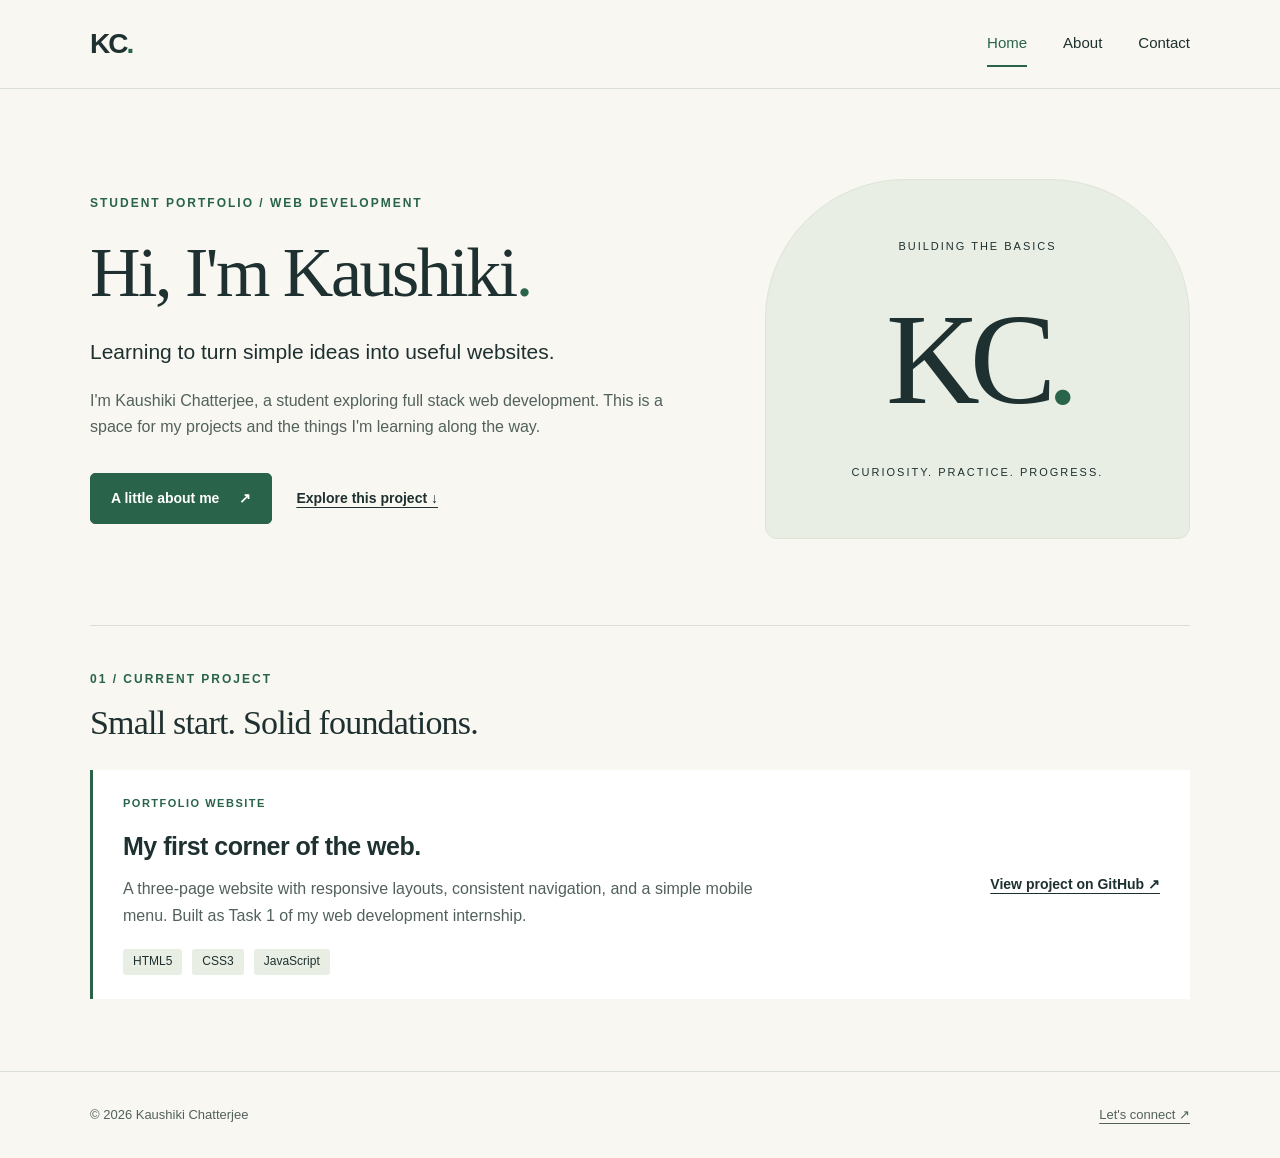
<file: index.html>
<!doctype html>
<html lang="en">
<head>
  <meta charset="utf-8">
  <meta name="viewport" content="width=device-width, initial-scale=1">
  <meta name="description" content="Kaushiki Chatterjee's student portfolio and web development learning journey.">
  <title>Kaushiki Chatterjee | Portfolio</title>
  <link rel="stylesheet" href="styles.css">
  <script src="script.js" defer></script>
</head>
<body>
  <a class="skip-link" href="#main">Skip to content</a>
  <header class="site-header">
    <nav class="container navigation" aria-label="Main navigation">
      <a class="brand" href="index.html" aria-label="Kaushiki Chatterjee home">KC<span>.</span></a>
      <button class="menu-toggle" type="button" aria-expanded="false" aria-controls="nav-links"><span aria-hidden="true">☰</span> Menu</button>
      <ul class="nav-links" id="nav-links">
        <li><a href="index.html" aria-current="page">Home</a></li>
        <li><a href="about.html">About</a></li>
        <li><a href="contact.html">Contact</a></li>
      </ul>
    </nav>
  </header>
  <main id="main" class="container">
    <section class="hero" aria-labelledby="intro-title">
      <div>
        <p class="eyebrow">Student portfolio / Web development</p>
        <h1 id="intro-title">Hi, I'm Kaushiki<span class="accent">.</span></h1>
        <p class="intro">Learning to turn simple ideas into useful websites.</p>
        <p class="muted">I'm Kaushiki Chatterjee, a student exploring full stack web development. This is a space for my projects and the things I'm learning along the way.</p>
        <div class="actions"><a class="button" href="about.html">A little about me <span aria-hidden="true">↗</span></a><a class="text-link" href="#project">Explore this project ↓</a></div>
      </div>
      <div class="monogram" aria-hidden="true"><span class="monogram-label">Building the basics</span><strong>KC<span>.</span></strong><span class="monogram-footer">Curiosity. Practice. Progress.</span></div>
    </section>
    <section class="project-section" id="project" aria-labelledby="project-title">
      <div class="section-heading"><p class="eyebrow">01 / Current project</p><h2 id="project-title">Small start. Solid foundations.</h2></div>
      <article class="project"><div><p class="project-number">PORTFOLIO WEBSITE</p><h3>My first corner of the web.</h3><p>A three-page website with responsive layouts, consistent navigation, and a simple mobile menu. Built as Task 1 of my web development internship.</p><ul class="tags" aria-label="Project technologies"><li>HTML5</li><li>CSS3</li><li>JavaScript</li></ul></div><a class="text-link" href="https://github.com/Kaushiki809/portfolio-task1">View project on GitHub ↗</a></article>
    </section>
  </main>
  <footer class="site-footer"><div class="container footer-inner"><p>© 2026 Kaushiki Chatterjee</p><a href="contact.html">Let's connect ↗</a></div></footer>
</body>
</html>
</file>
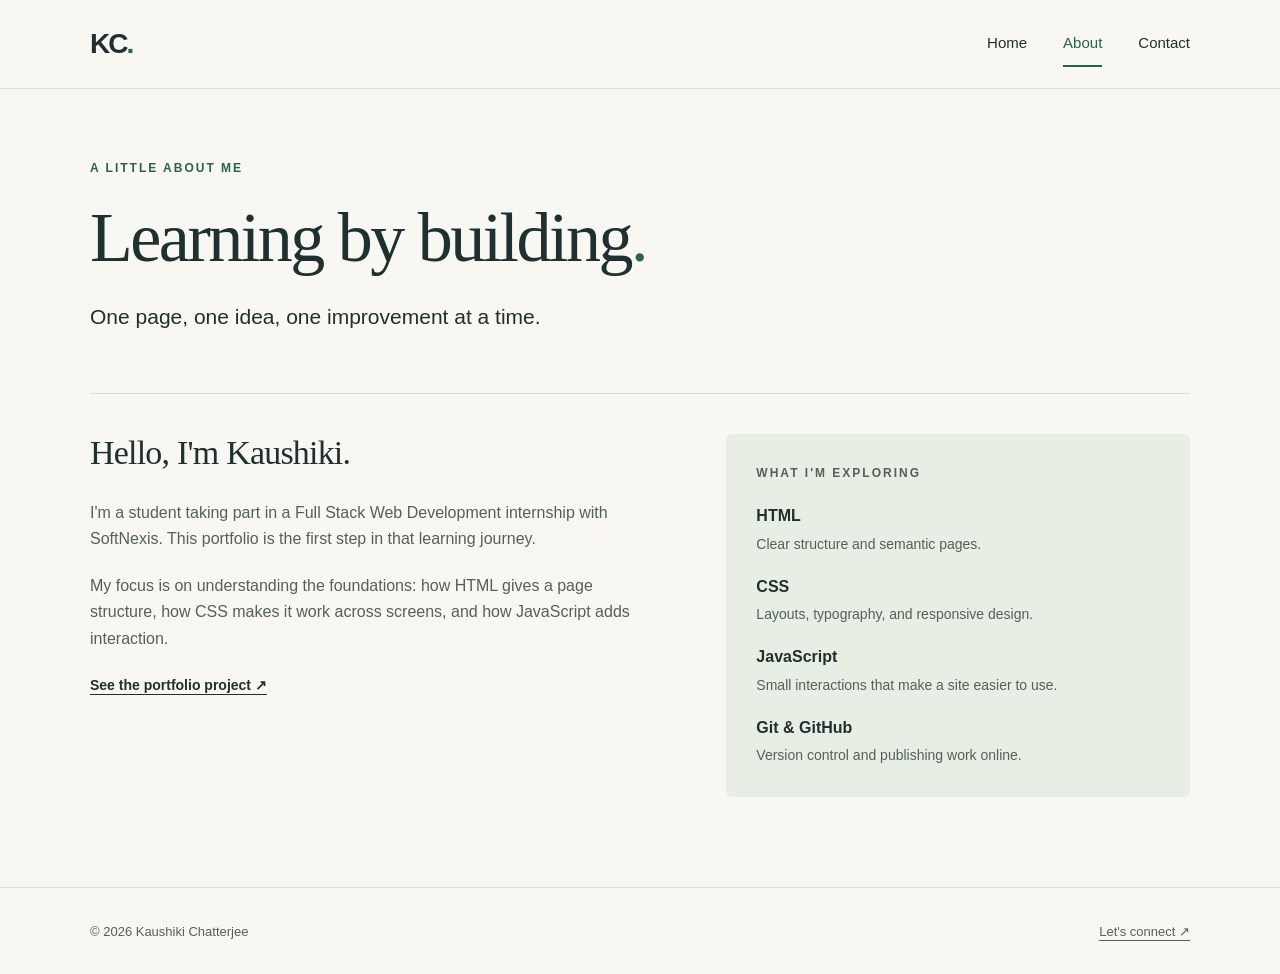
<file: about.html>
<!doctype html>
<html lang="en">
<head>
  <meta charset="utf-8">
  <meta name="viewport" content="width=device-width, initial-scale=1">
  <meta name="description" content="About Kaushiki Chatterjee and her web development learning journey.">
  <title>About | Kaushiki Chatterjee</title>
  <link rel="stylesheet" href="styles.css">
  <script src="script.js" defer></script>
</head>
<body>
  <a class="skip-link" href="#main">Skip to content</a>
  <header class="site-header"><nav class="container navigation" aria-label="Main navigation">
    <a class="brand" href="index.html" aria-label="Kaushiki Chatterjee home">KC<span>.</span></a>
    <button class="menu-toggle" type="button" aria-expanded="false" aria-controls="nav-links"><span aria-hidden="true">☰</span> Menu</button>
    <ul class="nav-links" id="nav-links"><li><a href="index.html">Home</a></li><li><a href="about.html" aria-current="page">About</a></li><li><a href="contact.html">Contact</a></li></ul>
  </nav></header>
  <main id="main" class="container page-content">
    <section class="page-intro"><p class="eyebrow">A little about me</p><h1>Learning by building<span class="accent">.</span></h1><p class="intro">One page, one idea, one improvement at a time.</p></section>
    <section class="about-grid" aria-labelledby="story-title"><div><h2 id="story-title">Hello, I'm Kaushiki.</h2><p>I'm a student taking part in a Full Stack Web Development internship with SoftNexis. This portfolio is the first step in that learning journey.</p><p>My focus is on understanding the foundations: how HTML gives a page structure, how CSS makes it work across screens, and how JavaScript adds interaction.</p><a class="text-link" href="index.html#project">See the portfolio project ↗</a></div><div class="learning-panel"><p class="eyebrow">What I'm exploring</p><dl><dt>HTML</dt><dd>Clear structure and semantic pages.</dd><dt>CSS</dt><dd>Layouts, typography, and responsive design.</dd><dt>JavaScript</dt><dd>Small interactions that make a site easier to use.</dd><dt>Git &amp; GitHub</dt><dd>Version control and publishing work online.</dd></dl></div></section>
  </main>
  <footer class="site-footer"><div class="container footer-inner"><p>© 2026 Kaushiki Chatterjee</p><a href="contact.html">Let's connect ↗</a></div></footer>
</body>
</html>
</file>
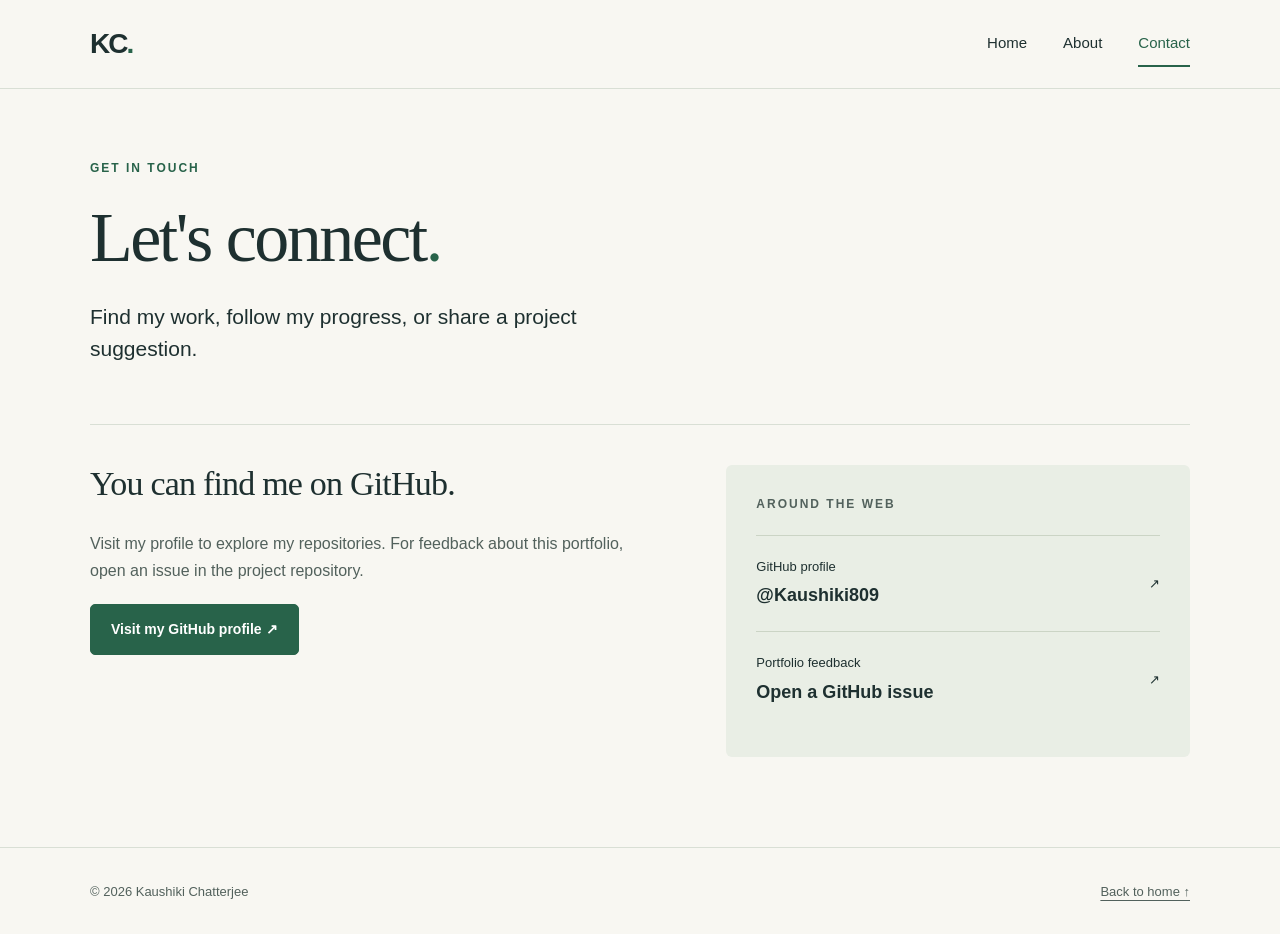
<file: contact.html>
<!doctype html>
<html lang="en">
<head>
  <meta charset="utf-8">
  <meta name="viewport" content="width=device-width, initial-scale=1">
  <meta name="description" content="Find Kaushiki Chatterjee on GitHub and explore her portfolio project.">
  <title>Contact | Kaushiki Chatterjee</title>
  <link rel="stylesheet" href="styles.css">
  <script src="script.js" defer></script>
</head>
<body>
  <a class="skip-link" href="#main">Skip to content</a>
  <header class="site-header"><nav class="container navigation" aria-label="Main navigation">
    <a class="brand" href="index.html" aria-label="Kaushiki Chatterjee home">KC<span>.</span></a>
    <button class="menu-toggle" type="button" aria-expanded="false" aria-controls="nav-links"><span aria-hidden="true">☰</span> Menu</button>
    <ul class="nav-links" id="nav-links"><li><a href="index.html">Home</a></li><li><a href="about.html">About</a></li><li><a href="contact.html" aria-current="page">Contact</a></li></ul>
  </nav></header>
  <main id="main" class="container page-content">
    <section class="page-intro"><p class="eyebrow">Get in touch</p><h1>Let's connect<span class="accent">.</span></h1><p class="intro">Find my work, follow my progress, or share a project suggestion.</p></section>
    <section class="contact-grid" aria-labelledby="contact-title"><div><h2 id="contact-title">You can find me on GitHub.</h2><p>Visit my profile to explore my repositories. For feedback about this portfolio, open an issue in the project repository.</p><a class="button" href="https://github.com/Kaushiki809">Visit my GitHub profile ↗</a></div><aside class="contact-details" aria-label="GitHub links"><p class="eyebrow">Around the web</p><a class="contact-row" href="https://github.com/Kaushiki809"><span>GitHub profile<strong>@Kaushiki809</strong></span><span aria-hidden="true">↗</span></a><a class="contact-row" href="https://github.com/Kaushiki809/portfolio-task1/issues"><span>Portfolio feedback<strong>Open a GitHub issue</strong></span><span aria-hidden="true">↗</span></a></aside></section>
  </main>
  <footer class="site-footer"><div class="container footer-inner"><p>© 2026 Kaushiki Chatterjee</p><a href="index.html">Back to home ↑</a></div></footer>
</body>
</html>
</file>
<file: styles.css>
:root { --paper: #f8f7f2; --ink: #1e3030; --muted: #52615c; --green: #28634a; --line: #d9dfd5; --panel: #e9eee5; }
* { box-sizing: border-box; }
html { scroll-behavior: smooth; }
body { margin: 0; background: var(--paper); color: var(--ink); font-family: Arial, Helvetica, sans-serif; line-height: 1.65; min-height: 100vh; display: flex; flex-direction: column; }
main { flex: 1; }
a { color: inherit; text-underline-offset: .3em; }
a, button { -webkit-tap-highlight-color: transparent; }
a:focus-visible, button:focus-visible { outline: 3px solid var(--green); outline-offset: 5px; }
.container { width: min(1100px, calc(100% - 48px)); margin-inline: auto; }
.site-header { border-bottom: 1px solid var(--line); }
.navigation { min-height: 88px; display: flex; align-items: center; justify-content: space-between; gap: 24px; }
.brand { font-size: 28px; font-weight: 800; text-decoration: none; letter-spacing: -2px; }
.brand span, .accent { color: var(--green); }
.nav-links { display: flex; gap: 36px; list-style: none; margin: 0; padding: 0; }
.nav-links a { display: block; padding-block: 10px; text-decoration: none; font-size: 15px; border-bottom: 2px solid transparent; }
.nav-links a:hover, .nav-links a[aria-current="page"] { border-color: var(--green); color: var(--green); }
.menu-toggle { display: none; }
.hero { display: grid; grid-template-columns: 1.4fr 1fr; align-items: center; gap: 80px; padding: 90px 0 86px; }
.eyebrow { font-size: 12px; font-weight: 700; text-transform: uppercase; letter-spacing: 2px; color: var(--green); margin: 0 0 20px; }
h1, h2, h3 { line-height: 1.12; margin-top: 0; }
h1 { font-family: Georgia, 'Times New Roman', serif; font-weight: 400; font-size: clamp(44px, 5.5vw, 70px); letter-spacing: -2.5px; margin-bottom: 24px; }
h2 { font-family: Georgia, 'Times New Roman', serif; font-weight: 400; font-size: 34px; letter-spacing: -.8px; }
h3 { font-size: 25px; letter-spacing: -.5px; margin-bottom: 16px; }
p { margin: 0 0 20px; }
.intro { font-size: 21px; line-height: 1.5; max-width: 580px; }
.muted, .project p, .about-grid p, .contact-grid p { color: var(--muted); }
.actions { display: flex; flex-wrap: wrap; align-items: center; gap: 24px; margin-top: 32px; }
.button { display: inline-flex; align-items: center; gap: 20px; padding: 13px 20px; background: var(--green); border: 1px solid var(--green); border-radius: 5px; color: white; font-weight: 700; font-size: 14px; text-decoration: none; transition: background .15s, transform .15s; }
.button:hover { background: #194b36; transform: translateY(-2px); }
.text-link { font-weight: 700; font-size: 14px; }
.text-link:hover, .site-footer a:hover { color: var(--green); }
.monogram { min-height: 360px; background: var(--panel); border-radius: 140px 140px 12px 12px; display: flex; flex-direction: column; align-items: center; justify-content: center; padding: 36px 20px; border: 1px solid #dce5d6; }
.monogram-label, .monogram-footer { font-size: 11px; text-transform: uppercase; letter-spacing: 2px; }
.monogram strong { font-family: Georgia, serif; font-size: 130px; font-weight: 400; line-height: 1.6; letter-spacing: -10px; }
.monogram strong span { color: var(--green); }
.project-section { border-top: 1px solid var(--line); padding: 44px 0 72px; }
.section-heading .eyebrow { margin-bottom: 14px; }
.project { display: grid; grid-template-columns: 1fr auto; align-items: center; gap: 40px; border-left: 3px solid var(--green); padding: 24px 30px; background: white; }
.project p { max-width: 650px; }
.project .project-number { font-size: 11px; font-weight: 700; letter-spacing: 1.5px; color: var(--green); }
.tags { display: flex; gap: 10px; list-style: none; margin: 0; padding: 0; flex-wrap: wrap; }
.tags li { background: var(--panel); padding: 3px 10px; border-radius: 3px; font-size: 12px; }
.page-content { padding-block: 70px 90px; }
.page-intro { max-width: 760px; padding-bottom: 40px; }
.about-grid, .contact-grid { display: grid; grid-template-columns: 1.2fr 1fr; gap: 80px; padding-top: 40px; border-top: 1px solid var(--line); }
.learning-panel, .contact-details { padding: 30px; background: var(--panel); border-radius: 6px; }
dl { margin: 0; }
dt { font-weight: 700; margin-top: 18px; }
dd { margin: 3px 0 0; color: var(--muted); font-size: 14px; }
.contact-row { display: flex; align-items: center; justify-content: space-between; gap: 20px; padding: 20px 0; border-top: 1px solid #cbd4c5; text-decoration: none; font-size: 13px; }
.contact-row strong { display: block; font-size: 18px; margin-top: 4px; }
.contact-row:hover { color: var(--green); }
.site-footer { border-top: 1px solid var(--line); color: var(--muted); font-size: 13px; }
.footer-inner { min-height: 86px; display: flex; align-items: center; justify-content: space-between; gap: 20px; }
.footer-inner p { margin: 0; }
.skip-link { position: absolute; left: 16px; top: -80px; padding: 10px 20px; background: white; z-index: 5; }
.skip-link:focus { top: 10px; }
@media (max-width: 768px) {
  .container { width: calc(100% - 36px); }
  .navigation { min-height: 74px; flex-wrap: wrap; gap: 0; padding-block: 12px; }
  .menu-toggle { display: block; font: inherit; font-size: 14px; padding: 8px 12px; border: 1px solid var(--line); background: transparent; border-radius: 4px; color: var(--ink); cursor: pointer; }
  .nav-links { width: 100%; gap: 0; flex-direction: column; padding-top: 12px; }
  .navigation.enhanced .nav-links { display: none; }
  .navigation.enhanced .nav-links.is-open { display: flex; }
  .nav-links a { padding: 10px 8px; }
  .hero { grid-template-columns: 1fr; gap: 40px; padding: 50px 0; }
  h1 { letter-spacing: -1.5px; }
  h2 { font-size: 29px; }
  .monogram { min-height: 260px; max-width: 400px; width: 100%; justify-self: center; }
  .monogram strong { font-size: 95px; }
  .project, .about-grid, .contact-grid { grid-template-columns: 1fr; gap: 28px; }
  .project { padding: 24px; }
  .page-content { padding-block: 48px 60px; }
  .learning-panel, .contact-details { padding: 24px; }
  .footer-inner { padding-block: 22px; flex-wrap: wrap; gap: 8px; }
}
@media (prefers-reduced-motion: reduce) { html { scroll-behavior: auto; } .button { transition: none; } }
</file>
